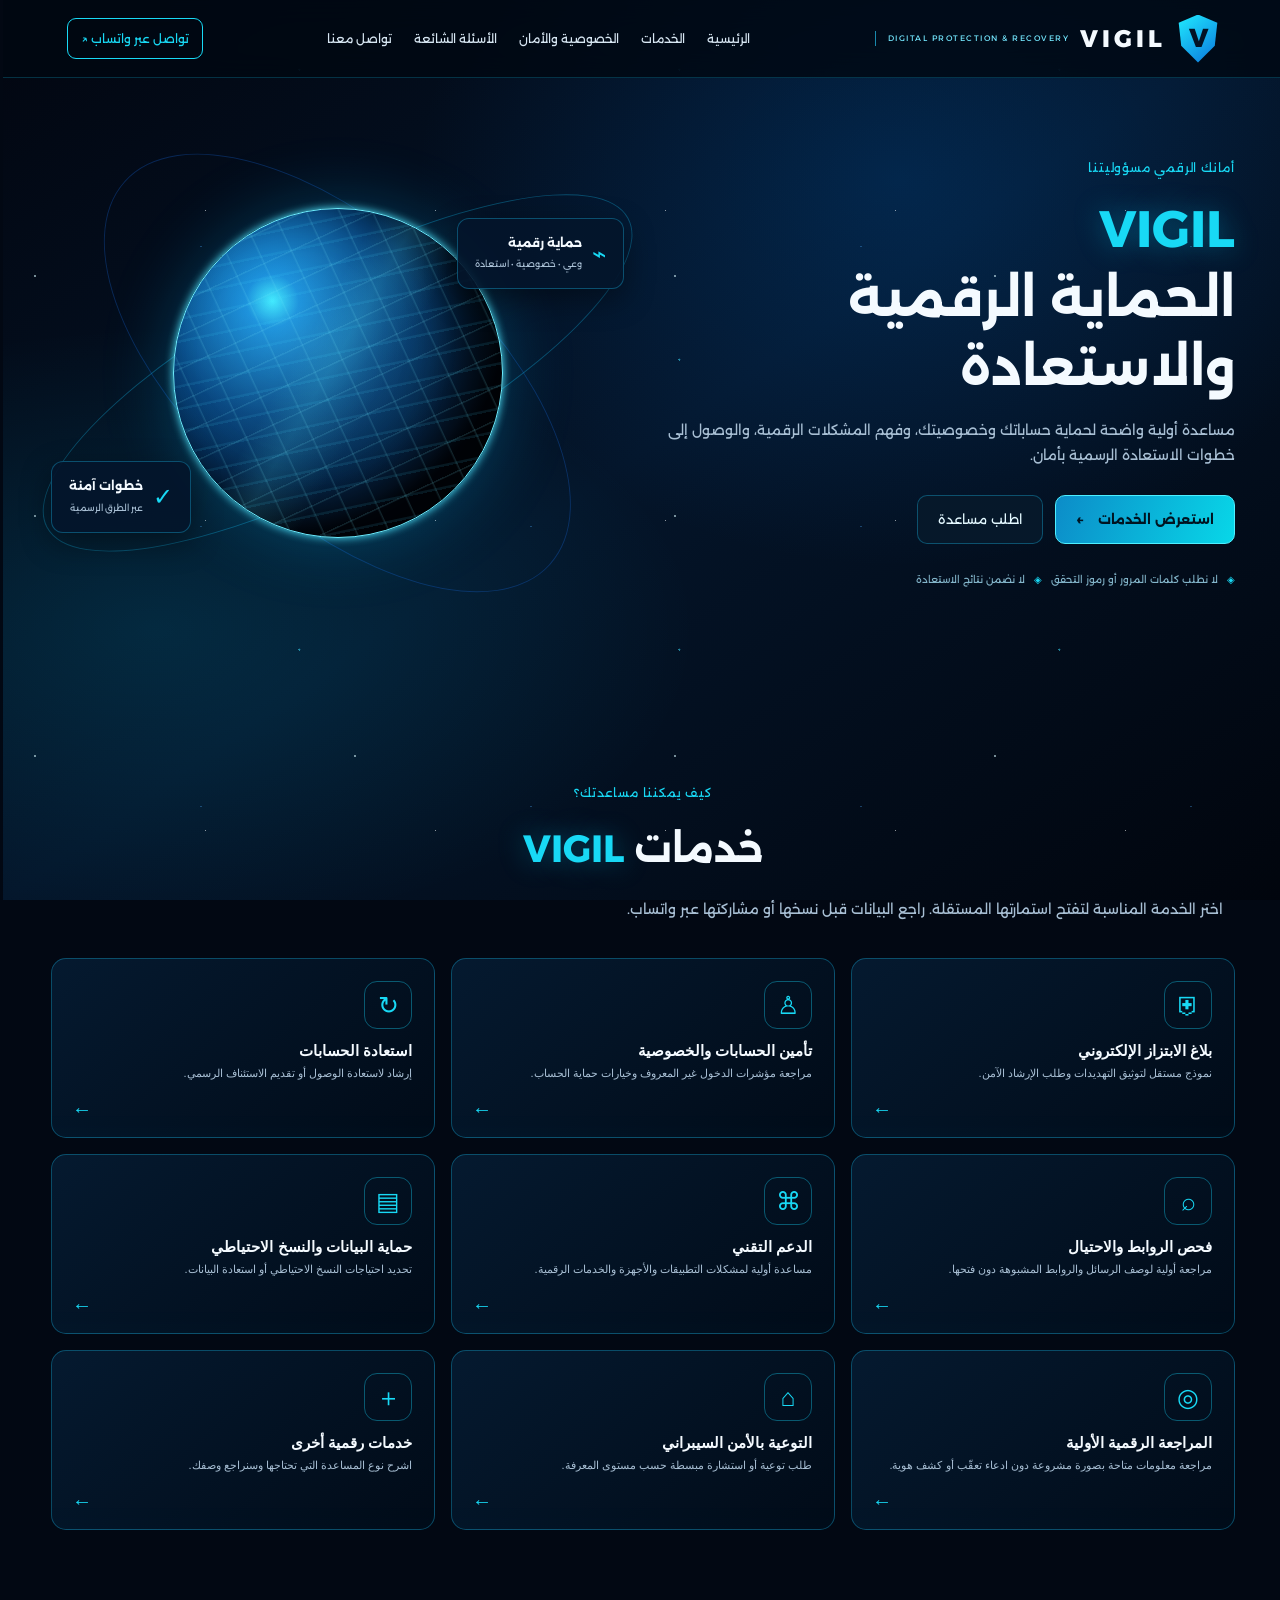
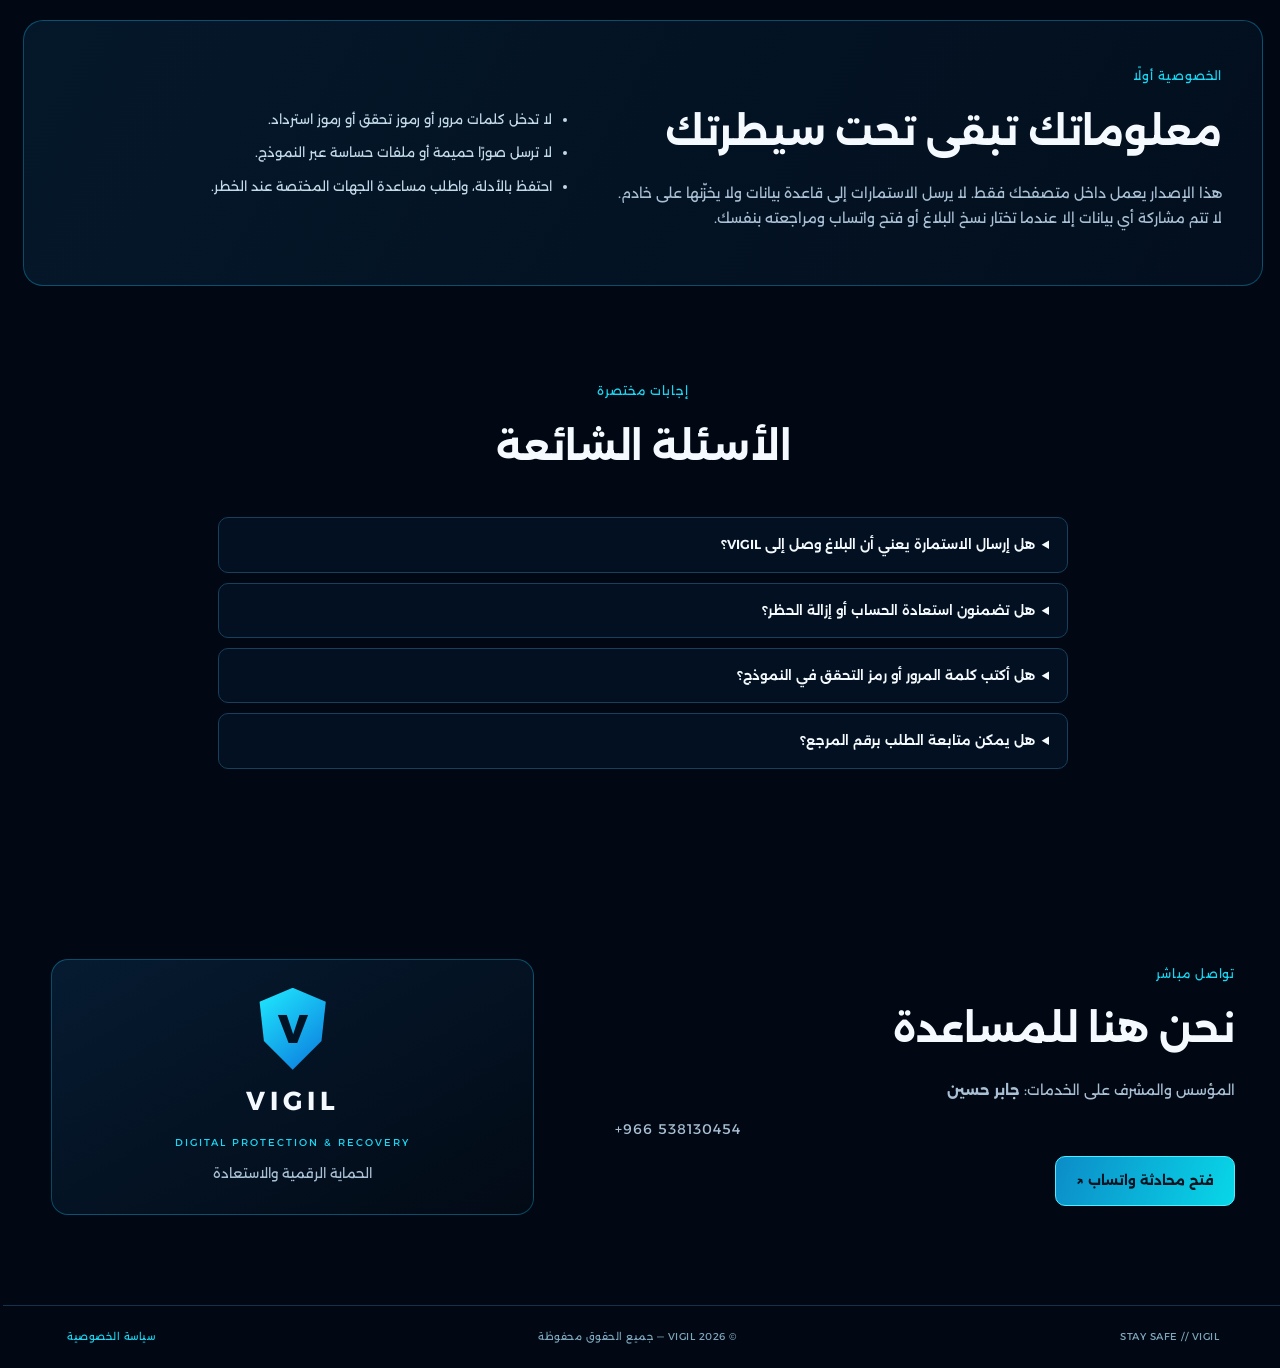
<file: index.html>
<!doctype html>
<html lang="ar" dir="rtl">
<head>
<meta charset="utf-8">
<meta name="viewport" content="width=device-width, initial-scale=1">
<meta name="theme-color" content="#03101f">
<meta name="description" content="VIGIL — الحماية الرقمية والاستعادة. مساعدة أولية في حماية الحسابات والخصوصية الرقمية.">
<title>VIGIL | الحماية الرقمية والاستعادة</title>
<link rel="stylesheet" href="styles.css">
</head>
<body>
<div class="space-bg" aria-hidden="true"></div>
<header class="topbar">
  <a class="brand" href="#home" aria-label="VIGIL الرئيسية"><span class="shield">V</span><span class="brand-name">VIGIL</span><span class="tagline">DIGITAL PROTECTION &amp; RECOVERY</span></a>
  <button class="menu-toggle" id="menuToggle" aria-label="فتح القائمة" aria-expanded="false">☰</button>
  <nav id="nav"><a href="#home">الرئيسية</a><a href="#services">الخدمات</a><a href="#privacy">الخصوصية والأمان</a><a href="#faq">الأسئلة الشائعة</a><a href="#contact">تواصل معنا</a></nav>
  <a class="whatsapp top-wa" target="_blank" rel="noopener" href="https://wa.me/966538130454">تواصل عبر واتساب ↗</a>
</header>
<main>
<section class="hero section" id="home">
  <div class="hero-copy">
    <div class="eyebrow">أمانك الرقمي مسؤوليتنا</div>
    <h1><span class="cyan">VIGIL</span><br>الحماية الرقمية والاستعادة</h1>
    <p>مساعدة أولية واضحة لحماية حساباتك وخصوصيتك، وفهم المشكلات الرقمية، والوصول إلى خطوات الاستعادة الرسمية بأمان.</p>
    <div class="hero-actions"><a class="btn primary" href="#services">استعرض الخدمات <span>←</span></a><a class="btn ghost" href="#contact">اطلب مساعدة</a></div>
    <div class="trust-line"><span>◈</span> لا نطلب كلمات المرور أو رموز التحقق <span>◈</span> لا نضمن نتائج الاستعادة</div>
  </div>
  <div class="planet-wrap" aria-label="رسم توضيحي لكوكب الأرض وشبكة رقمية">
    <div class="orbit orbit-one"></div><div class="orbit orbit-two"></div><div class="planet"><div class="planet-glow"></div><div class="planet-grid"></div></div>
    <div class="float-card"><span class="mini-icon">⌁</span><strong>حماية رقمية</strong><small>وعي • خصوصية • استعادة</small></div>
    <div class="float-card second"><span class="mini-icon">✓</span><strong>خطوات آمنة</strong><small>عبر الطرق الرسمية</small></div>
  </div>
</section>
<section class="section" id="services">
  <div class="section-heading"><span class="eyebrow">كيف يمكننا مساعدتك؟</span><h2>خدمات <span class="cyan">VIGIL</span></h2><p>اختر الخدمة المناسبة لتفتح استمارتها المستقلة. راجع البيانات قبل نسخها أو مشاركتها عبر واتساب.</p></div>
  <div class="services-grid" id="servicesGrid"></div>
</section>
<section class="section privacy-band" id="privacy">
  <div><span class="eyebrow">الخصوصية أولًا</span><h2>معلوماتك تبقى تحت سيطرتك</h2><p>هذا الإصدار يعمل داخل متصفحك فقط. لا يرسل الاستمارات إلى قاعدة بيانات ولا يخزّنها على خادم. لا تتم مشاركة أي بيانات إلا عندما تختار نسخ البلاغ أو فتح واتساب ومراجعته بنفسك.</p></div>
  <ul><li>لا تدخل كلمات مرور أو رموز تحقق أو رموز استرداد.</li><li>لا ترسل صورًا حميمة أو ملفات حساسة عبر النموذج.</li><li>احتفظ بالأدلة، واطلب مساعدة الجهات المختصة عند الخطر.</li></ul>
</section>
<section class="section" id="faq">
  <div class="section-heading"><span class="eyebrow">إجابات مختصرة</span><h2>الأسئلة الشائعة</h2></div>
  <div class="faq-list">
    <details><summary>هل إرسال الاستمارة يعني أن البلاغ وصل إلى VIGIL؟</summary><p>لا. الموقع لا يرسل البيانات تلقائيًا ولا يمتلك نظام استقبال أو قاعدة بيانات في هذا الإصدار. عند فتح واتساب يجب عليك مراجعة الرسالة والضغط على إرسال بنفسك.</p></details>
    <details><summary>هل تضمنون استعادة الحساب أو إزالة الحظر؟</summary><p>لا. الاستعادة تتم عبر القنوات الرسمية للمنصة، والنتيجة تعتمد على سياساتها والأدلة المتاحة. لا توجد طريقة مضمونة لتجاوز أنظمة الحظر.</p></details>
    <details><summary>هل أكتب كلمة المرور أو رمز التحقق في النموذج؟</summary><p>أبدًا. لا تشارك كلمات المرور أو رموز التحقق أو رموز الاسترداد مع أي شخص.</p></details>
    <details><summary>هل يمكن متابعة الطلب برقم المرجع؟</summary><p>رقم المرجع تنظيمي محلي يُنشأ داخل المتصفح فقط، وليس سجلًا لدى المؤسسة ولا يتيح متابعة حالة الطلب.</p></details>
  </div>
</section>
<section class="section contact-section" id="contact">
  <div><span class="eyebrow">تواصل مباشر</span><h2>نحن هنا للمساعدة</h2><p>المؤسس والمشرف على الخدمات: <strong>جابر حسين</strong></p><p class="contact-number" dir="ltr">+966 538130454</p><a class="btn primary" href="https://wa.me/966538130454" target="_blank" rel="noopener">فتح محادثة واتساب ↗</a></div>
  <div class="contact-note"><span class="shield big">V</span><h3>VIGIL</h3><p>DIGITAL PROTECTION &amp; RECOVERY</p><small>الحماية الرقمية والاستعادة</small></div>
</section>
</main>
<footer><span>STAY SAFE // VIGIL</span><span>© <span id="year"></span> VIGIL — جميع الحقوق محفوظة</span><a href="#privacy">سياسة الخصوصية</a></footer>

<div class="modal-backdrop" id="formModal" hidden>
 <section class="modal" role="dialog" aria-modal="true" aria-labelledby="formTitle">
  <div class="modal-head"><div><span class="eyebrow">نموذج الخدمة</span><h2 id="formTitle">استمارة الطلب</h2><p id="formIntro">املأ ما تستطيع، واترك غير الضروري فارغًا.</p></div><button class="close-modal" id="closeModal" aria-label="إغلاق">×</button></div>
  <form id="serviceForm"><div class="reference-box">رقم الطلب المرجعي: <strong id="reference"></strong><small>رقم تنظيمي محلي فقط، وليس تأكيدًا على استلام البلاغ.</small></div><div id="fields" class="form-grid"></div>
   <label class="consent"><input type="checkbox" id="shareConsent"> أوافق على تضمين البيانات الظاهرة أعلاه في رسالة واتساب بعد مراجعتها. لن تُرسل الرسالة تلقائيًا.</label>
   <div class="form-actions"><button type="button" class="btn ghost" id="copyBtn">نسخ البلاغ</button><button type="button" class="btn primary" id="whatsappBtn">مراجعة وإرسال عبر واتساب ↗</button><button type="button" class="btn text-btn" id="backBtn">العودة إلى الخدمات</button></div><p id="formStatus" class="status" role="status" aria-live="polite"></p>
  </form>
 </section>
</div>
<script src="app.js"></script>
</body></html>
</file>
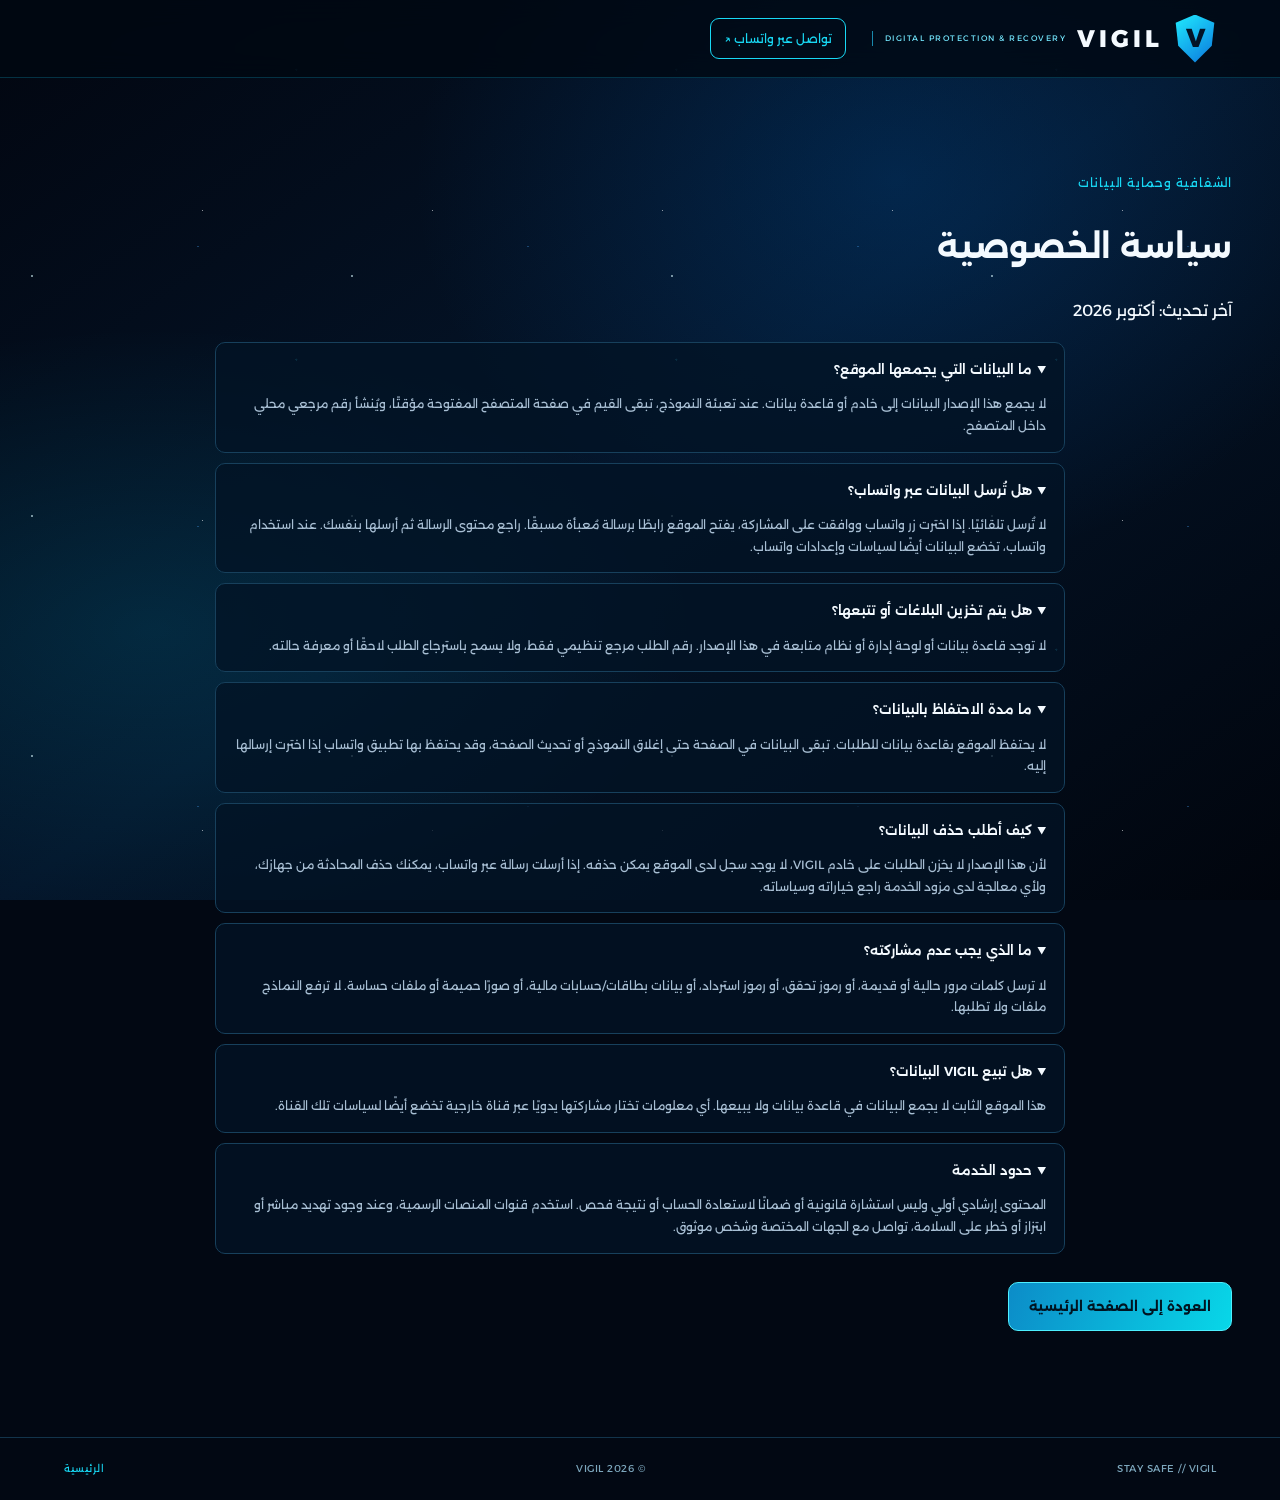
<file: privacy.html>
<!doctype html><html lang="ar" dir="rtl"><head><meta charset="utf-8"><meta name="viewport" content="width=device-width,initial-scale=1"><title>سياسة الخصوصية | VIGIL</title><link rel="stylesheet" href="styles.css"></head><body><div class="space-bg"></div><header class="topbar"><a class="brand" href="index.html"><span class="shield">V</span><span class="brand-name">VIGIL</span><span class="tagline">DIGITAL PROTECTION &amp; RECOVERY</span></a><a class="whatsapp" href="https://wa.me/966538130454" target="_blank" rel="noopener">تواصل عبر واتساب ↗</a></header><main class="section"><span class="eyebrow">الشفافية وحماية البيانات</span><h1>سياسة الخصوصية</h1><p>آخر تحديث: أكتوبر 2026</p><div class="faq-list">
<details open><summary>ما البيانات التي يجمعها الموقع؟</summary><p>لا يجمع هذا الإصدار البيانات إلى خادم أو قاعدة بيانات. عند تعبئة النموذج، تبقى القيم في صفحة المتصفح المفتوحة مؤقتًا، ويُنشأ رقم مرجعي محلي داخل المتصفح.</p></details>
<details open><summary>هل تُرسل البيانات عبر واتساب؟</summary><p>لا تُرسل تلقائيًا. إذا اخترت زر واتساب ووافقت على المشاركة، يفتح الموقع رابطًا برسالة مُعبأة مسبقًا. راجع محتوى الرسالة ثم أرسلها بنفسك. عند استخدام واتساب، تخضع البيانات أيضًا لسياسات وإعدادات واتساب.</p></details>
<details open><summary>هل يتم تخزين البلاغات أو تتبعها؟</summary><p>لا توجد قاعدة بيانات أو لوحة إدارة أو نظام متابعة في هذا الإصدار. رقم الطلب مرجع تنظيمي فقط، ولا يسمح باسترجاع الطلب لاحقًا أو معرفة حالته.</p></details>
<details open><summary>ما مدة الاحتفاظ بالبيانات؟</summary><p>لا يحتفظ الموقع بقاعدة بيانات للطلبات. تبقى البيانات في الصفحة حتى إغلاق النموذج أو تحديث الصفحة، وقد يحتفظ بها تطبيق واتساب إذا اخترت إرسالها إليه.</p></details>
<details open><summary>كيف أطلب حذف البيانات؟</summary><p>لأن هذا الإصدار لا يخزن الطلبات على خادم VIGIL، لا يوجد سجل لدى الموقع يمكن حذفه. إذا أرسلت رسالة عبر واتساب، يمكنك حذف المحادثة من جهازك، ولأي معالجة لدى مزود الخدمة راجع خياراته وسياساته.</p></details>
<details open><summary>ما الذي يجب عدم مشاركته؟</summary><p>لا ترسل كلمات مرور حالية أو قديمة، أو رموز تحقق، أو رموز استرداد، أو بيانات بطاقات/حسابات مالية، أو صورًا حميمة أو ملفات حساسة. لا ترفع النماذج ملفات ولا تطلبها.</p></details>
<details open><summary>هل تبيع VIGIL البيانات؟</summary><p>هذا الموقع الثابت لا يجمع البيانات في قاعدة بيانات ولا يبيعها. أي معلومات تختار مشاركتها يدويًا عبر قناة خارجية تخضع أيضًا لسياسات تلك القناة.</p></details>
<details open><summary>حدود الخدمة</summary><p>المحتوى إرشادي أولي وليس استشارة قانونية أو ضمانًا لاستعادة الحساب أو نتيجة فحص. استخدم قنوات المنصات الرسمية، وعند وجود تهديد مباشر أو ابتزاز أو خطر على السلامة، تواصل مع الجهات المختصة وشخص موثوق.</p></details>
</div><p style="margin-top:28px"><a class="btn primary" href="index.html">العودة إلى الصفحة الرئيسية</a></p></main><footer><span>STAY SAFE // VIGIL</span><span>© 2026 VIGIL</span><a href="index.html">الرئيسية</a></footer></body></html>
</file>
<file: styles.css>
@import url('https://fonts.googleapis.com/css2?family=Alexandria:wght@300;400;500;600;700;800&display=swap');
:root{--bg:#020813;--panel:rgba(4,20,38,.82);--line:rgba(24,190,239,.34);--cyan:#18d9f5;--blue:#1478ff;--muted:#a8bfd4;--white:#f4faff}
*{box-sizing:border-box}html{scroll-behavior:smooth;scroll-padding-top:90px}body{margin:0;background:var(--bg);color:var(--white);font-family:"Alexandria",Tahoma,Arial,sans-serif;line-height:1.8;overflow-x:hidden}.space-bg{position:fixed;inset:0;z-index:-2;background:radial-gradient(ellipse at 70% 20%,rgba(0,93,180,.26),transparent 38%),radial-gradient(ellipse at 12% 70%,rgba(0,210,255,.12),transparent 34%),linear-gradient(145deg,#020610,#04152a 50%,#01050d)}.space-bg:before{content:"";position:absolute;inset:0;opacity:.55;background-image:radial-gradient(2px 2px at 10% 15%,#d9f9ff 45%,transparent 60%),radial-gradient(1px 1px at 30% 70%,#fff 45%,transparent 60%),radial-gradient(2px 2px at 78% 24%,#39dfff 45%,transparent 60%),radial-gradient(1px 1px at 88% 68%,#fff 45%,transparent 60%),radial-gradient(1px 1px at 60% 88%,#4aaaff 45%,transparent 60%);background-size:320px 240px,270px 300px,380px 290px,230px 310px,330px 280px}.topbar{height:78px;display:flex;align-items:center;gap:26px;padding:0 clamp(18px,5vw,76px);border-bottom:1px solid rgba(22,199,243,.22);background:rgba(1,8,18,.8);backdrop-filter:blur(14px);position:sticky;top:0;z-index:20}.brand{display:flex;align-items:center;gap:11px;text-decoration:none;color:var(--white);white-space:nowrap}.shield{display:grid;place-items:center;width:42px;height:48px;clip-path:polygon(50% 0,96% 17%,90% 65%,50% 100%,10% 65%,4% 17%);border:0;background:linear-gradient(140deg,#20edff,#0a73dc);color:#031326;font-size:26px;font-weight:800}.brand-name{font-size:24px;letter-spacing:4px;font-weight:800}.tagline{font-size:8px;letter-spacing:1.5px;color:#73e8ff;border-left:1px solid #1989ac;padding-left:12px;direction:ltr}nav{display:flex;gap:22px;margin-inline:auto}nav a{color:#d7e7f3;text-decoration:none;font-size:12px;white-space:nowrap}nav a:hover,nav a:focus{color:var(--cyan)}.whatsapp{border:1px solid var(--cyan);border-radius:9px;padding:9px 13px;color:var(--cyan);text-decoration:none;font-size:12px;white-space:nowrap}.menu-toggle{display:none;background:transparent;border:1px solid var(--line);color:var(--cyan);border-radius:8px;padding:6px 11px;font-size:20px}.section{max-width:1240px;margin:auto;padding:90px 28px}.hero{min-height:610px;display:grid;grid-template-columns:1fr 1fr;align-items:center;gap:38px;padding-top:70px}.eyebrow{color:var(--cyan);font-size:12px;letter-spacing:.8px}.hero h1{font-size:clamp(32px,4vw,56px);line-height:1.35;margin:16px 0}.cyan{color:var(--cyan);text-shadow:0 0 28px #00bce966}.hero p,.section-heading p,.privacy-band p,.contact-section p{color:var(--muted);font-size:14px;max-width:620px}.hero-actions{display:flex;gap:12px;flex-wrap:wrap;margin:27px 0}.btn{display:inline-flex;align-items:center;justify-content:center;gap:14px;border-radius:10px;padding:12px 20px;font:inherit;font-size:13px;text-decoration:none;cursor:pointer;transition:.2s;border:1px solid var(--line)}.btn:hover{transform:translateY(-2px);box-shadow:0 0 24px #00c7ef30}.primary{background:linear-gradient(110deg,#0c8cc8,#08d7e8);color:#001421;font-weight:700;border-color:#4defff}.ghost{color:#e3f8ff;background:#06182a}.text-btn{background:transparent;color:var(--muted);border-color:transparent}.trust-line{font-size:10px;color:#83b5ca;display:flex;gap:9px;align-items:center;flex-wrap:wrap}.trust-line span{color:var(--cyan)}.planet-wrap{height:420px;position:relative;display:grid;place-items:center}.planet{width:min(330px,75vw);aspect-ratio:1;border-radius:50%;position:relative;overflow:hidden;background:radial-gradient(circle at 30% 28%,#3eeaff 0,#168bda 8%,#06427d 35%,#04172e 67%,#010713 72%);box-shadow:inset -38px -20px 50px #000b,0 0 70px #00b8ff48,0 0 8px #5beeff;border:1px solid #6deeff}.planet:before{content:"";position:absolute;inset:0;background:repeating-linear-gradient(168deg,transparent 0 19px,#41d9ff1b 20px 22px),radial-gradient(ellipse at 40% 40%,#80f6ff22,transparent 55%);border-radius:50%}.planet-grid{position:absolute;inset:-20%;background:repeating-linear-gradient(90deg,transparent 0 28px,#7aefff25 29px 30px),repeating-linear-gradient(0deg,transparent 0 28px,#7aefff20 29px 30px);border-radius:50%;transform:rotate(-25deg)}.planet-glow{position:absolute;inset:0;border-radius:50%;background:linear-gradient(120deg,transparent 40%,#50eaff22 48%,transparent 60%)}.orbit{position:absolute;border:1px solid #19c9fa4f;border-radius:50%;width:115%;height:48%;transform:rotate(-28deg)}.orbit-two{width:100%;height:68%;transform:rotate(42deg);border-color:#1e78ff42}.float-card{position:absolute;top:13%;right:0;background:#04152be8;border:1px solid var(--line);border-radius:12px;padding:13px 17px;box-shadow:0 10px 30px #0006;display:grid;grid-template-columns:auto 1fr;column-gap:10px}.float-card strong{font-size:12px}.float-card small{grid-column:2;color:var(--muted);font-size:9px}.mini-icon{grid-row:span 2;align-self:center;color:var(--cyan);font-size:24px}.float-card.second{top:auto;bottom:12%;right:auto;left:0}.section-heading{text-align:center;margin-bottom:36px}.section-heading h2,.privacy-band h2,.contact-section h2{font-size:clamp(25px,3vw,38px);margin:8px 0}.services-grid{display:grid;grid-template-columns:repeat(3,1fr);gap:16px}.service-card{min-height:180px;text-align:right;border:1px solid var(--line);border-radius:15px;padding:22px;background:linear-gradient(140deg,rgba(5,27,49,.95),rgba(1,12,25,.9));color:var(--white);cursor:pointer;display:flex;flex-direction:column;align-items:flex-start;position:relative;overflow:hidden;transition:.25s}.service-card:before{content:"";position:absolute;inset:auto -20% -80% -20%;height:130px;background:#00cfff0d;filter:blur(20px)}.service-card:hover{transform:translateY(-4px);border-color:#2eeaff;box-shadow:0 14px 36px #00b9ff16}.service-icon{width:48px;height:48px;display:grid;place-items:center;border:1px solid #16c7ec66;border-radius:13px;color:var(--cyan);font-size:25px;margin-bottom:13px}.service-card h3{font-size:15px;margin:0 0 7px}.service-card p{font-size:11px;color:var(--muted);margin:0}.service-card .arrow{position:absolute;left:20px;bottom:16px;color:var(--cyan);font-size:20px}.privacy-band{border:1px solid var(--line);border-radius:20px;background:linear-gradient(120deg,#051a2de8,#031020e8);display:grid;grid-template-columns:1.2fr 1fr;gap:40px;align-items:center;padding:40px}.privacy-band ul{margin:0;padding-right:20px;color:#c2d9e8;font-size:13px}.privacy-band li{padding:5px 0}.faq-list{max-width:850px;margin:auto}.faq-list details{border:1px solid #17405c;border-radius:10px;margin:10px 0;background:#031426c9;padding:15px 18px}.faq-list summary{cursor:pointer;font-size:13px;font-weight:600}.faq-list p{color:var(--muted);font-size:12px;margin-bottom:0}.contact-section{display:grid;grid-template-columns:1.4fr 1fr;gap:24px;align-items:stretch}.contact-number{font-size:25px;color:var(--cyan);letter-spacing:1px}.contact-note{border:1px solid var(--line);border-radius:17px;background:linear-gradient(150deg,#061b31,#020a15);display:flex;flex-direction:column;align-items:center;justify-content:center;padding:28px;text-align:center}.shield.big{width:72px;height:82px;font-size:40px}.contact-note h3{font-size:26px;letter-spacing:5px;margin:8px 0 0}.contact-note p{font-size:10px;letter-spacing:2px;color:var(--cyan);direction:ltr}.contact-note small{color:var(--muted)}footer{border-top:1px solid #12344b;padding:22px clamp(20px,5vw,75px);display:flex;justify-content:space-between;gap:12px;flex-wrap:wrap;color:#7da7bd;font-size:10px;letter-spacing:.5px}footer a{color:var(--cyan);text-decoration:none}.modal-backdrop{position:fixed;inset:0;z-index:50;background:#000b;backdrop-filter:blur(9px);padding:24px;overflow:auto;display:grid;place-items:center}.modal-backdrop[hidden]{display:none}.modal{width:min(920px,100%);max-height:calc(100vh - 48px);overflow:auto;background:linear-gradient(150deg,#06192c,#020b17);border:1px solid #1b8bb4;border-radius:18px;padding:clamp(18px,3vw,30px);box-shadow:0 20px 80px #000a}.modal-head{display:flex;justify-content:space-between;gap:15px;align-items:flex-start;border-bottom:1px solid #1c4560;padding-bottom:15px;margin-bottom:16px}.modal-head h2{font-size:23px;margin:3px 0}.modal-head p{font-size:12px;color:var(--muted);margin:0}.close-modal{background:transparent;color:var(--cyan);border:1px solid var(--line);border-radius:9px;font-size:25px;width:40px;height:40px;cursor:pointer}.reference-box{padding:12px 15px;border:1px solid #1c6688;border-radius:10px;background:#06213a;margin-bottom:17px;font-size:13px}.reference-box strong{color:var(--cyan);direction:ltr;display:inline-block}.reference-box small{display:block;color:var(--muted);font-size:10px}.form-grid{display:grid;grid-template-columns:repeat(2,minmax(0,1fr));gap:14px}.field{display:flex;flex-direction:column;gap:6px}.field.full{grid-column:1/-1}.field label{font-size:11px;color:#cde5f2}.field input,.field select,.field textarea{width:100%;border:1px solid #24516c;background:#020e1c;color:#effaff;border-radius:8px;padding:11px;font:inherit;font-size:12px;outline:none}.field input:focus,.field select:focus,.field textarea:focus{border-color:var(--cyan);box-shadow:0 0 0 2px #00cfff1c}.field select option{background:#03101e}.field textarea{min-height:95px;resize:vertical}.field .hint{font-size:10px;color:#8aaec2}.required{color:var(--cyan)}.consent{display:flex;gap:10px;align-items:flex-start;font-size:11px;color:#c0d6e4;margin:18px 0}.consent input{margin-top:6px;accent-color:var(--cyan)}.form-actions{display:flex;gap:9px;flex-wrap:wrap}.status{font-size:12px;color:var(--cyan);min-height:22px}.status.error{color:#ff9caa}
@media(max-width:1000px){.topbar{gap:14px}.tagline{display:none}nav{gap:12px}.top-wa{display:none}.services-grid{grid-template-columns:repeat(2,1fr)}.hero{min-height:540px}.planet-wrap{transform:scale(.9)}}
@media(max-width:700px){.topbar{height:68px;padding:0 16px;justify-content:space-between}.brand-name{font-size:21px}.shield{width:36px;height:42px}.menu-toggle{display:block}nav{display:none;position:absolute;top:68px;right:12px;left:12px;padding:15px;background:#031426;border:1px solid var(--line);border-radius:12px;flex-direction:column;gap:12px}nav.open{display:flex}nav a{padding:5px}.section{padding:65px 18px}.hero{grid-template-columns:1fr;gap:5px;padding-top:45px}.hero-copy{order:1}.planet-wrap{order:0;height:300px;transform:none}.planet{width:230px}.float-card{top:6%;right:0;padding:9px}.float-card.second{bottom:2%;left:0}.hero h1{font-size:34px}.hero p{font-size:13px}.services-grid{grid-template-columns:1fr}.service-card{min-height:145px}.privacy-band,.contact-section{grid-template-columns:1fr;padding:25px 20px;gap:20px}.form-grid{grid-template-columns:1fr}.field.full{grid-column:auto}.modal-backdrop{padding:8px}.modal{max-height:calc(100vh - 16px);padding:16px}.modal-head h2{font-size:19px}.form-actions .btn{width:100%}footer{justify-content:center;text-align:center;flex-direction:column}}
</file>
